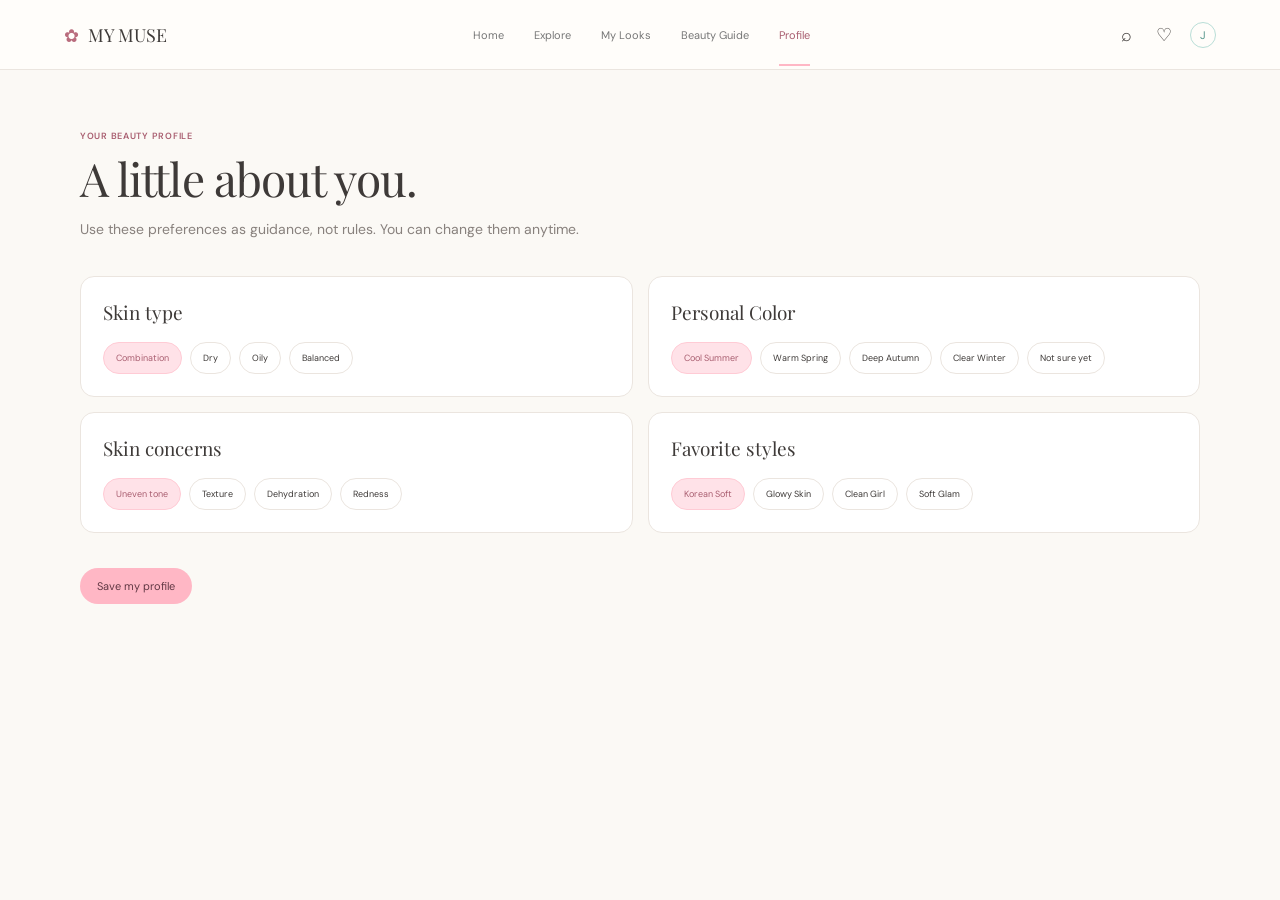
<file: profile.html>
<!DOCTYPE html>
<html lang="en">
<head><meta charset="UTF-8"><meta name="viewport" content="width=device-width,initial-scale=1.0"><title>MY MUSE — Profile</title>
<link rel="preconnect" href="https://fonts.googleapis.com"><link rel="preconnect" href="https://fonts.gstatic.com" crossorigin>
<link href="https://fonts.googleapis.com/css2?family=DM+Sans:wght@400;500;600&family=Playfair+Display:wght@400;500&display=swap" rel="stylesheet"><link rel="stylesheet" href="style.css"></head>
<body>
<header class="navbar"><a class="brand" href="index.html"><span>✿</span> MY MUSE</a><nav><a href="index.html">Home</a><a href="explore.html">Explore</a><a href="mylooks.html">My Looks</a><a href="guide.html">Beauty Guide</a><a class="active" href="profile.html">Profile</a></nav><div class="nav-icons"><button>⌕</button><button>♡</button><button class="avatar">J</button></div></header>
<main class="container profile-page"><p class="eyebrow">YOUR BEAUTY PROFILE</p><h1>A little about you.</h1><p class="muted">Use these preferences as guidance, not rules. You can change them anytime.</p>
<div class="profile-grid"><section class="profile-card"><h2>Skin type</h2><div class="choice-grid"><button class="chosen">Combination</button><button>Dry</button><button>Oily</button><button>Balanced</button></div></section>
<section class="profile-card"><h2>Personal Color</h2><div class="choice-grid"><button class="chosen">Cool Summer</button><button>Warm Spring</button><button>Deep Autumn</button><button>Clear Winter</button><button>Not sure yet</button></div></section>
<section class="profile-card"><h2>Skin concerns</h2><div class="choice-grid"><button class="chosen">Uneven tone</button><button>Texture</button><button>Dehydration</button><button>Redness</button></div></section>
<section class="profile-card"><h2>Favorite styles</h2><div class="choice-grid"><button class="chosen">Korean Soft</button><button>Glowy Skin</button><button>Clean Girl</button><button>Soft Glam</button></div></section></div>
<button class="btn pink" onclick="alert('Profile saved!')">Save my profile</button></main><script src="script.js"></script></body></html>
</file>
<file: style.css>
:root{--pink:#ffb7c5;--pink-dark:#a95e70;--aqua:#dff1ed;--cream:#fbf9f5;--paper:#fffdfb;--ink:#3e3a38;--muted:#88817d;--line:#ebe5df;--shadow:0 8px 28px rgba(70,50,40,.07)}
*{box-sizing:border-box}html{scroll-behavior:smooth}body{margin:0;background:var(--cream);color:var(--ink);font-family:"DM Sans",sans-serif;font-size:14px}.container{width:min(1120px,calc(100% - 64px));margin:auto}
a{text-decoration:none;color:inherit}button{font:inherit;border:0;background:none;color:inherit;cursor:pointer}.navbar{height:70px;border-bottom:1px solid var(--line);background:rgba(255,253,251,.94);display:flex;align-items:center;padding:0 5%;position:sticky;top:0;z-index:10}.brand{font-family:"Playfair Display",serif;font-size:18px;white-space:nowrap}.brand span{color:#b96c7d;margin-right:5px}.navbar nav{display:flex;gap:30px;margin:auto;font-size:11px}.navbar nav a{padding:25px 0 22px;color:#777}.navbar nav a.active{color:#a95e70;border-bottom:2px solid var(--pink)}.nav-icons{display:flex;gap:12px;align-items:center}.nav-icons button{font-size:18px}.avatar{width:26px;height:26px;border:1px solid #b9ded7!important;border-radius:50%;font-size:11px!important;color:#55958a!important}
.hero{display:grid;grid-template-columns:1fr 1fr;gap:60px;align-items:center;padding:68px 0 25px}.eyebrow{font-size:9px;letter-spacing:.08em;color:#a95e70;font-weight:600;margin:0 0 12px}.hero h1,h1{font:400 46px/1.08 "Playfair Display",serif;margin:0 0 16px;letter-spacing:-.02em}.muted,.intro{color:var(--muted);line-height:1.7;max-width:520px}.actions{display:flex;gap:10px;margin-top:22px}.btn{display:inline-flex;align-items:center;justify-content:center;gap:8px;border-radius:24px;padding:11px 17px;font-size:11px}.btn.pink{background:var(--pink);color:#613844}.btn.white{background:white;border:1px solid var(--line)}.hero-card{position:relative;border-radius:18px;overflow:hidden}.hero-card>img{display:block;width:100%;height:350px;object-fit:cover}.image-label{position:absolute;bottom:13px;left:13px;right:13px;background:rgba(255,253,251,.96);border-radius:14px;padding:12px 15px}.image-label small{display:block;color:#b66b7b;font-size:7px}.image-label strong{display:block;font:400 17px "Playfair Display";margin:3px 0}.image-label span{font-size:8px;color:#777}.image-label b{float:right;color:#b66b7b}
.profile-strip{background:white;border:1px solid var(--line);border-radius:12px;padding:13px 18px;display:flex;align-items:center;gap:20px}.profile-strip>div:first-child{display:flex;gap:9px;align-items:center}.profile-strip b,.profile-strip small{display:block}.profile-strip small{font-size:9px;color:#999;margin-top:2px}.spark{color:#77aaa0}.chips{display:flex;gap:7px;flex:1}.chips span,.card-body span,.filter-pills span,.tags button{font-size:8px;padding:5px 8px;border-radius:12px;background:#eef7f4;color:#6c918a}.profile-strip>a{font-size:9px;color:#a95e70}
.section{padding:48px 0 0}.section-head{display:flex;justify-content:space-between;align-items:end;margin-bottom:18px}.section-head h2{font:400 22px "Playfair Display";margin:0 0 5px}.section-head p{margin:0;color:#999;font-size:10px}.section-head>a{font-size:9px;color:#a95e70}.cards{display:grid;gap:14px}.cards.three{grid-template-columns:repeat(3,1fr)}.look-card{background:white;border:1px solid var(--line);border-radius:13px;overflow:hidden;box-shadow:0 3px 10px rgba(50,40,30,.03);display:block}.photo{height:190px;position:relative;overflow:hidden}.photo img{width:100%;height:100%;object-fit:cover}.heart{position:absolute;right:10px;top:10px;width:25px;height:25px;background:rgba(255,255,255,.92);border-radius:50%;font-size:15px;color:#b76b7c}.time{position:absolute;left:9px;bottom:8px;background:white;border-radius:12px;padding:4px 7px;font-size:8px}.card-body{padding:12px}.card-body h3{font:400 16px "Playfair Display";margin:0 0 5px}.card-body p{font-size:9px;color:#888;line-height:1.5;margin:0 0 10px}.card-body>div{display:flex;gap:5px}.card-body span{background:#f2efeb;color:#7e7670}.large-grid{display:grid;grid-template-columns:1fr 1fr;gap:14px}.feature-card{background:white;border:1px solid var(--line);border-radius:14px;overflow:hidden}.feature-card img{width:100%;height:230px;object-fit:cover}.feature-card div{padding:12px 15px}.feature-card h3{font:400 18px "Playfair Display";margin:0 0 4px}.feature-card p{font-size:9px;color:#888;margin:0}
footer{margin-top:70px;border-top:1px solid var(--line);padding:25px 0;background:#fff}.container>footer{width:100%}footer .container{display:flex;gap:20px;align-items:center}footer b{font:18px "Playfair Display"}footer span,footer small{font-size:9px;color:#999}

.explore-page{padding-top:55px}.explore-page h1{margin-bottom:8px}.search{float:right;margin-top:-58px;width:260px;background:white;border:1px solid var(--line);border-radius:24px;padding:10px 14px;display:flex;gap:7px}.search input{border:0;outline:0;width:100%;font-size:10px;background:transparent}.tags{display:flex;gap:7px;margin:25px 0}.tags button{background:white;border:1px solid var(--line);color:#777}.tags button.selected{background:#ffe0e6;border-color:#ffd0d9;color:#a95e70}.explore-layout{display:grid;grid-template-columns:210px 1fr;gap:25px}.filters{background:white;border:1px solid var(--line);border-radius:13px;padding:16px;height:max-content}.filters>b{font-size:10px}.filters>a{float:right;font-size:8px;color:#b16a7a}.filters label{display:block;font-size:9px;font-weight:600;margin:18px 0 8px}.filter-pills{display:flex;flex-wrap:wrap;gap:5px}.filter-pills span{background:#f8f5f1;color:#777}.filter-pills span:first-child{background:#ffe5ea;color:#a95e70}.tip,.guide-tip{background:#eaf6f3;border-radius:9px;padding:10px;margin-top:17px;font-size:8px;line-height:1.6;color:#668b84}.result-head{display:flex;justify-content:space-between;font-size:9px;margin:2px 0 14px;color:#777}.result-head b{color:#555}.explore-layout .cards{grid-template-columns:repeat(3,1fr)}.explore-layout .photo{height:150px}.quote{margin:45px 0;background:#f2ece4;border-radius:14px;padding:20px 25px}.quote small{font-size:8px;color:#a95e70}.quote h2{font:400 22px "Playfair Display";margin:6px 0}.quote p{font-size:9px;color:#777;max-width:520px;line-height:1.6}

.guide-page{padding-top:28px}.breadcrumb{font-size:9px;color:#999;margin-bottom:20px}.guide-hero{display:grid;grid-template-columns:42% 1fr;gap:40px;align-items:center}.guide-hero>img{width:100%;height:450px;object-fit:cover;border-radius:16px}.guide-hero h1{margin-bottom:10px}.guide-hero p{color:#888;font-size:10px;line-height:1.7}.mini-stats{display:flex;gap:28px;border-top:1px solid var(--line);border-bottom:1px solid var(--line);padding:15px 0;margin:20px 0}.mini-stats span{font-size:11px}.mini-stats b,.mini-stats small{display:block}.mini-stats b{font-size:9px;margin-top:4px}.mini-stats small{font-size:7px;color:#aaa;margin-top:2px}.palette{display:flex;gap:8px;align-items:center;margin:15px 0}.palette small{font-size:7px;margin-right:4px}.palette i{width:18px;height:18px;border-radius:50%;background:#efb1bd;border:2px solid white;box-shadow:0 0 0 1px var(--line)}.palette i:nth-of-type(2){background:#aa8f8d}.palette i:nth-of-type(3){background:#eadcc5}.palette i:nth-of-type(4){background:#a85e70}.guide-content{width:70%;padding:60px 0}.guide-content h2{font:400 28px "Playfair Display";margin:0 0 5px}.step{display:grid;grid-template-columns:38px 1fr 45px;gap:14px;background:white;border:1px solid var(--line);border-radius:12px;padding:18px;margin-top:12px}.step-no{width:28px;height:28px;border-radius:50%;background:#fff0f3;color:#b96c7d;display:grid;place-items:center;font-size:9px}.step h3{font:400 19px "Playfair Display";margin:0 0 2px}.step>b{font-size:8px;color:#b96c7d;font-weight:500}.step p{font-size:9px;color:#777;line-height:1.6;margin:8px 0}.step time{font-size:8px;color:#999}.make-it{background:#eaf6f3;border-radius:7px;padding:8px;font-size:8px;color:#658d85;line-height:1.5}.make-it small{font-size:6px;font-weight:600}.journal-box{margin-top:14px;background:#fff0f3;border-radius:12px;padding:20px}.journal-box small{font-size:7px;color:#b96c7d}.journal-box h2{font-size:20px;margin:5px 0}.journal-box p{font-size:9px;color:#777}

.page-title{display:flex;justify-content:space-between;align-items:end;padding:60px 0 28px}.page-title h1{margin:0 0 6px}.mylooks .look-card .photo{height:260px}.empty-look{min-height:330px;border:1px dashed #d9cec7;border-radius:13px;display:grid;place-items:center;align-content:center;text-align:center;background:#fffaf7;cursor:pointer}.empty-look span{width:42px;height:42px;border-radius:50%;background:#ffe1e7;display:grid;place-items:center;color:#a95e70;font-size:20px}.empty-look h3{font:400 18px "Playfair Display";margin:10px 0 3px}.empty-look p{font-size:9px;color:#999}

.profile-page{padding:60px 0}.profile-page h1{margin-bottom:7px}.profile-grid{display:grid;grid-template-columns:1fr 1fr;gap:15px;margin:35px 0}.profile-card{background:white;border:1px solid var(--line);border-radius:14px;padding:22px}.profile-card h2{font:400 19px "Playfair Display";margin:0 0 17px}.choice-grid{display:flex;flex-wrap:wrap;gap:8px}.choice-grid button{border:1px solid var(--line);border-radius:20px;padding:9px 12px;font-size:9px;background:#fff}.choice-grid button.chosen{background:#ffe2e8;border-color:#ffcbd5;color:#a95e70}

@media(max-width:800px){.container{width:calc(100% - 32px)}.navbar{padding:0 16px}.navbar nav{gap:10px;margin-left:auto;margin-right:10px}.navbar nav a{font-size:8px}.nav-icons button:not(.avatar){display:none}.hero{grid-template-columns:1fr;padding-top:35px;gap:25px}.hero h1,h1{font-size:36px}.hero-card>img{height:300px}.profile-strip{display:block}.chips{margin:12px 0;flex-wrap:wrap}.cards.three,.explore-layout .cards{grid-template-columns:1fr 1fr}.large-grid,.guide-hero,.profile-grid{grid-template-columns:1fr}.search{float:none;margin:20px 0;width:100%}.explore-layout{grid-template-columns:1fr}.filters{order:0}.guide-content{width:100%}.guide-hero>img{height:360px}.mini-stats{gap:15px}.step{grid-template-columns:32px 1fr}.step time{grid-column:2}.page-title{display:block}.page-title .btn{margin-top:15px}footer .container{display:block}footer span,footer small{display:block;margin-top:6px}}
@media(max-width:520px){.navbar{height:58px}.brand{font-size:15px}.navbar nav{display:none}.hero h1,h1{font-size:32px}.cards.three,.explore-layout .cards{grid-template-columns:1fr}.photo{height:230px}.hero-card>img{height:330px}.guide-hero>img{height:330px}}
</file>
